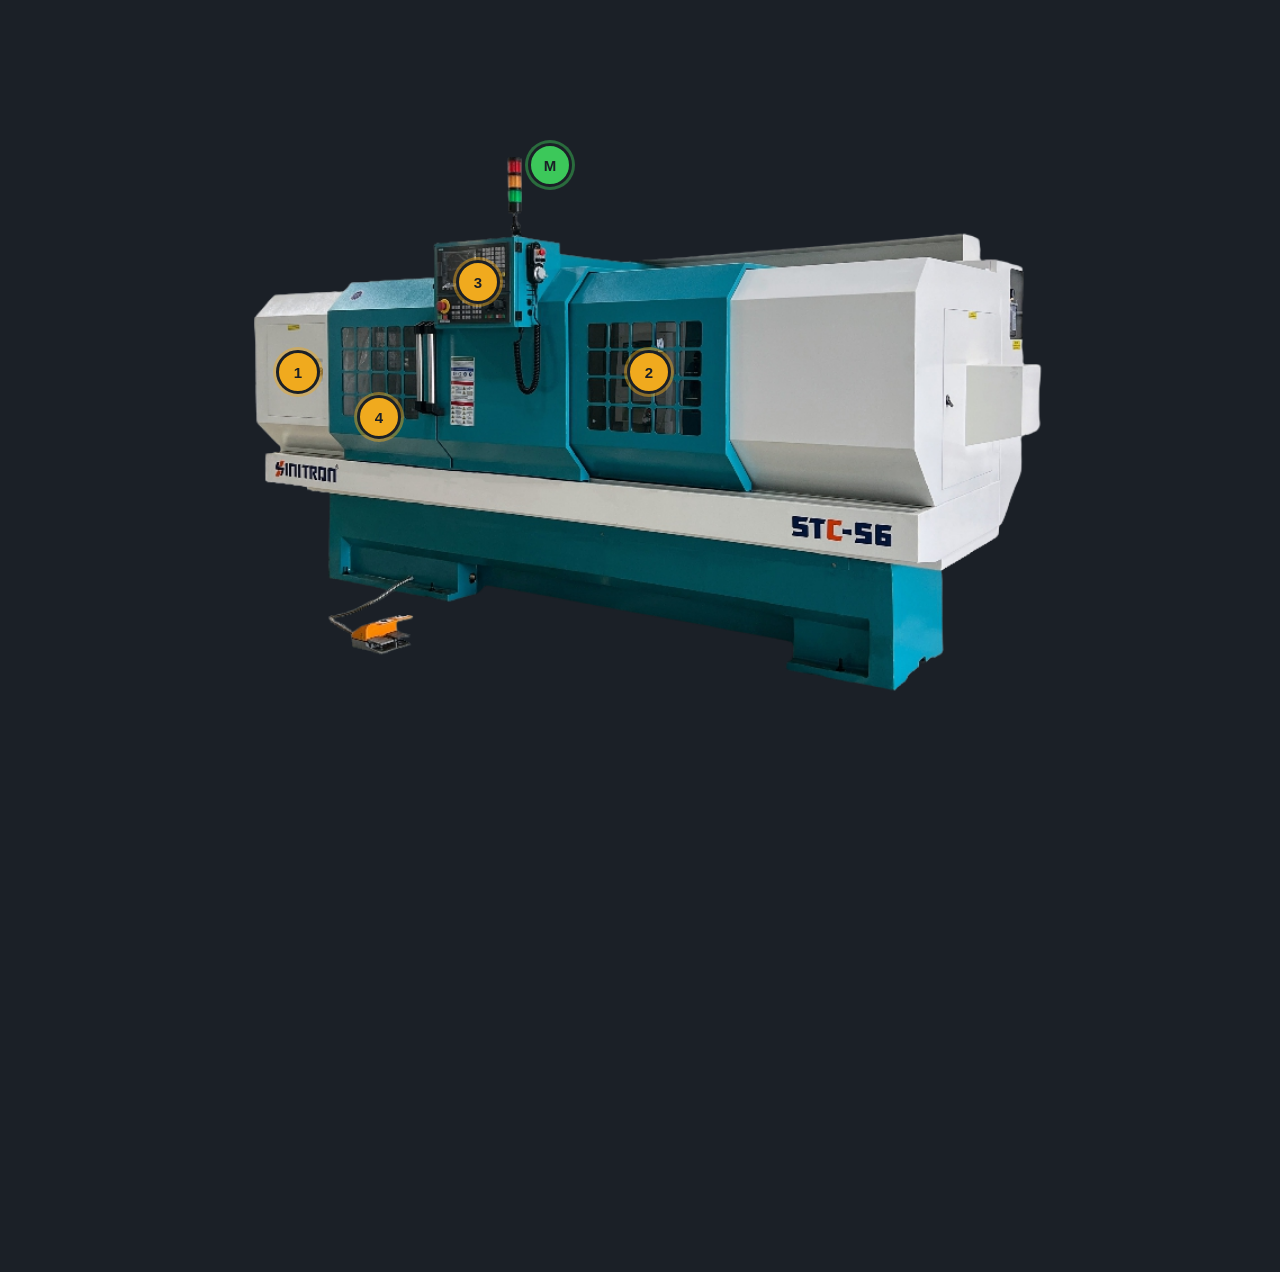
<file: frontend/demo.html>
<!DOCTYPE html>
<html lang="pt-BR">
<head>
  <meta charset="UTF-8">
  <meta name="viewport" content="width=device-width, initial-scale=1">
  <title>Torno CNC 01</title>
  <link rel="stylesheet" href="css/style.css">
</head>
<body class="demo">
  <div id="demo-area"><img id="demo-img" src="assets/targets/torno-cnc-01.png" alt="Target do Torno CNC 01"><div id="hotspots"></div></div>
  <section id="painel" class="painel" hidden>
    <header><h2 id="painel-titulo"></h2><button id="painel-fechar" aria-label="Fechar painel">Fechar</button></header>
    <div id="painel-corpo"></div>
    <button id="painel-atualizar" hidden>Consultar novamente</button>
    <p class="aviso">Conteúdo didático. Valores simulados, não são limites oficiais de segurança.</p>
  </section>
  <script src="js/app.js"></script>
</body>
</html>
</file>
<file: frontend/css/style.css>
:root{--fundo:#1b2027;--papel:#f3f1ea;--ambar:#f0aa1e;--ok:#3cc85a;--erro:#e04a4a;--texto:#e9ecef}
*{box-sizing:border-box}
html{background:#000}
html,body{margin:0;height:100%;overflow:hidden;font-family:"Segoe UI",system-ui,sans-serif;color:var(--texto)}
a-scene{position:fixed;inset:0}
.estado{position:fixed;top:calc(env(safe-area-inset-top,0px) + 10px);left:10px;z-index:20;padding:6px 12px;border-radius:4px;background:var(--fundo);border-left:5px solid #888;font-weight:700;font-size:14px}
.estado.ativa{border-left-color:var(--ok)}
.estado.erro{border-left-color:var(--erro)}
.dica{position:fixed;top:calc(env(safe-area-inset-top,0px) + 52px);left:10px;right:10px;z-index:20;padding:8px 12px;background:rgba(27,32,39,.85);border-radius:4px;font-size:14px}
.dica.oculta{display:none}
#hotspots{position:fixed;inset:0;z-index:10;pointer-events:none}
.hotspot{position:absolute;left:0;top:0;width:44px;height:44px;margin:-22px 0 0 -22px;border-radius:50%;border:3px solid var(--fundo);background:var(--ambar);color:var(--fundo);font-weight:800;font-size:15px;pointer-events:auto;touch-action:manipulation;cursor:pointer;display:none;box-shadow:0 0 0 3px rgba(240,170,30,.45)}
.hotspot.visivel{display:block}
.hotspot.monitor{background:var(--ok);box-shadow:0 0 0 3px rgba(60,200,90,.45)}
.hotspot:focus-visible,.painel button:focus-visible{outline:3px solid #fff;outline-offset:2px}
.painel{position:fixed;left:0;right:0;bottom:0;z-index:30;max-height:60%;overflow:auto;padding:14px 16px calc(env(safe-area-inset-bottom,0px) + 14px);background:var(--papel);color:#1b2027;border-top:6px solid var(--ambar)}
.painel[hidden]{display:none}
.painel header{display:flex;justify-content:space-between;align-items:center;gap:10px}
.painel h2{margin:0;font-size:20px}
.painel button{min-height:40px;padding:0 14px;border:0;border-radius:4px;background:var(--fundo);color:#fff;font-weight:600;cursor:pointer}
.painel dl{margin:10px 0;display:grid;grid-template-columns:auto 1fr;gap:6px 14px}
.painel dt{font-weight:700}.painel dd{margin:0}
.painel p{margin:8px 0;line-height:1.4;max-width:70ch}
.painel .erro{background:#fbe4e4;border-left:5px solid var(--erro);padding:10px;white-space:pre-line}
.painel .aviso{font-size:12px;color:#555}
#painel-atualizar{margin-top:6px}
html:has(body.demo),body.demo{height:auto;min-height:100%;overflow:auto}
body.demo{padding:12px 12px 40vh;background:var(--fundo)}
.aviso-demo{max-width:900px;margin:0 auto 12px;font-size:14px;line-height:1.4}
.aviso-demo a{color:var(--ambar)}
#demo-area{position:relative;width:min(100%,900px);margin:0 auto}
#demo-img{width:100%;display:block}
#demo-area #hotspots{position:absolute;inset:0}
</file>
